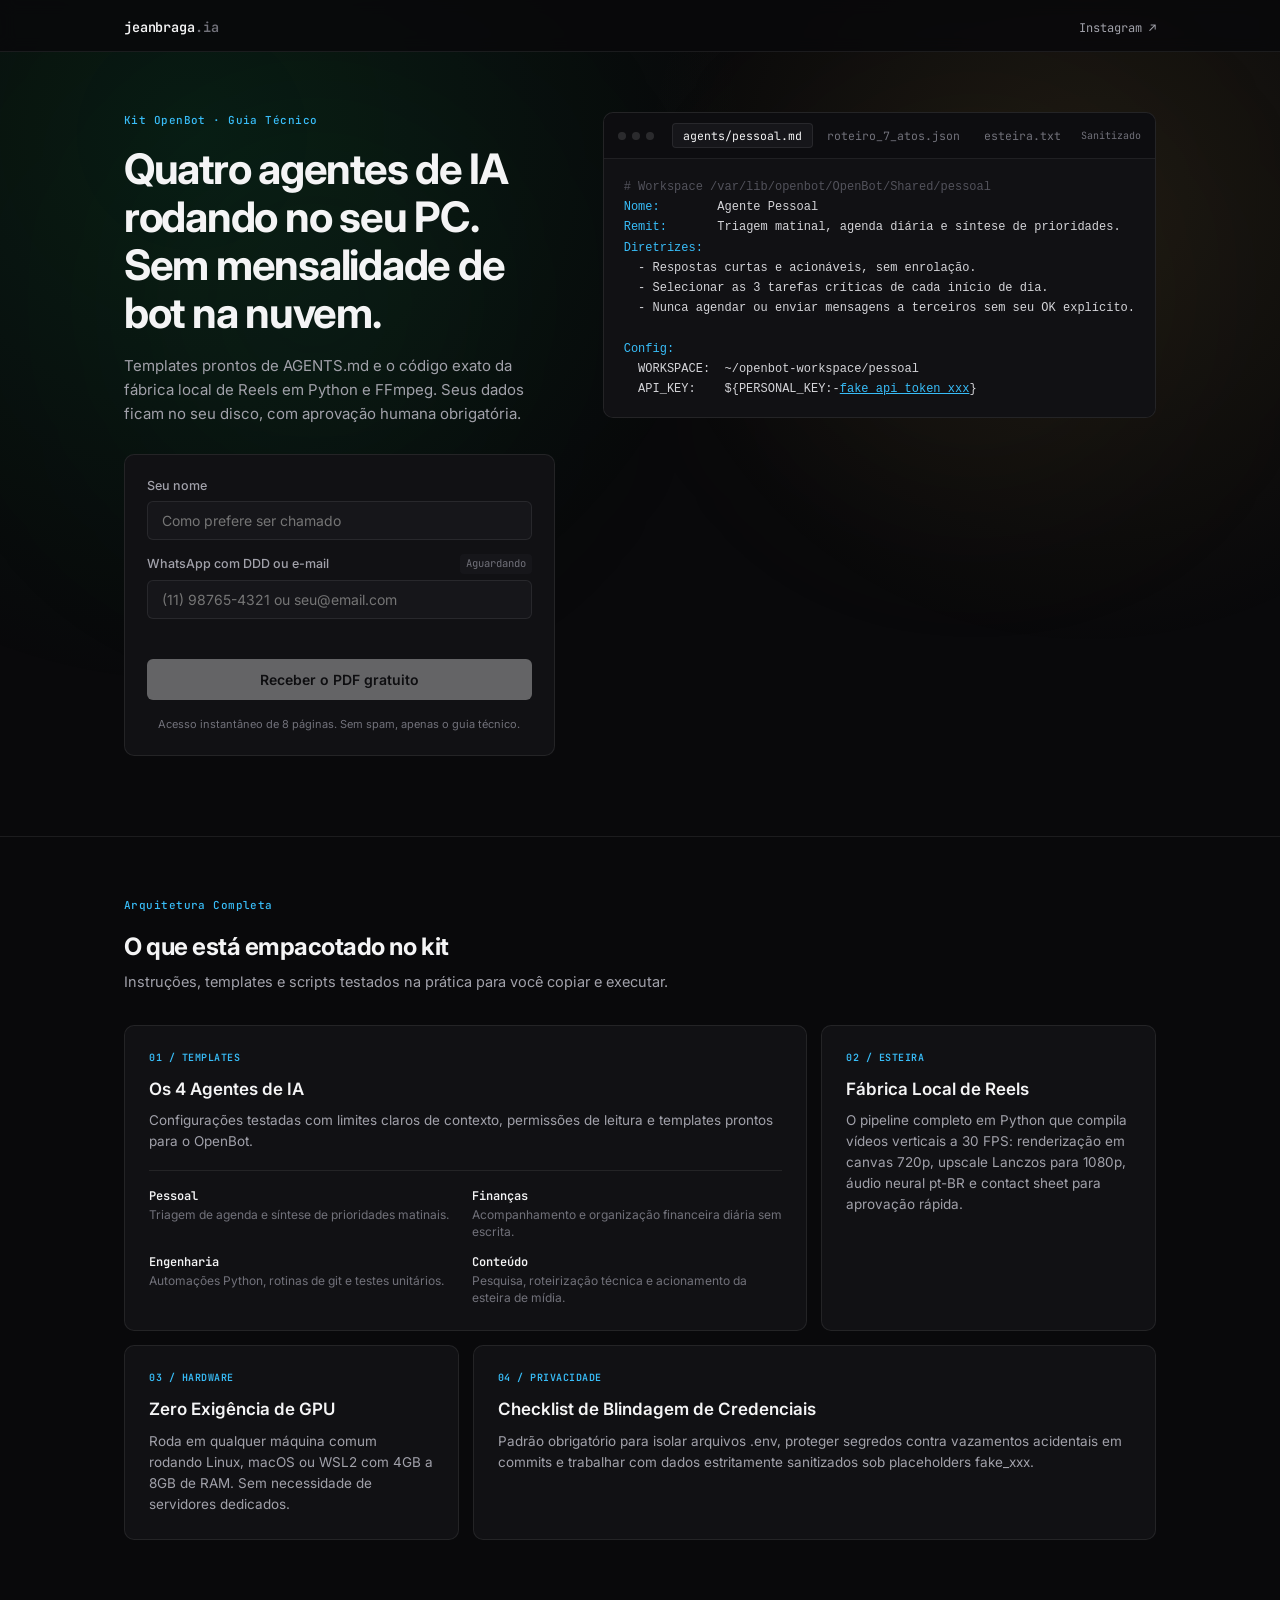
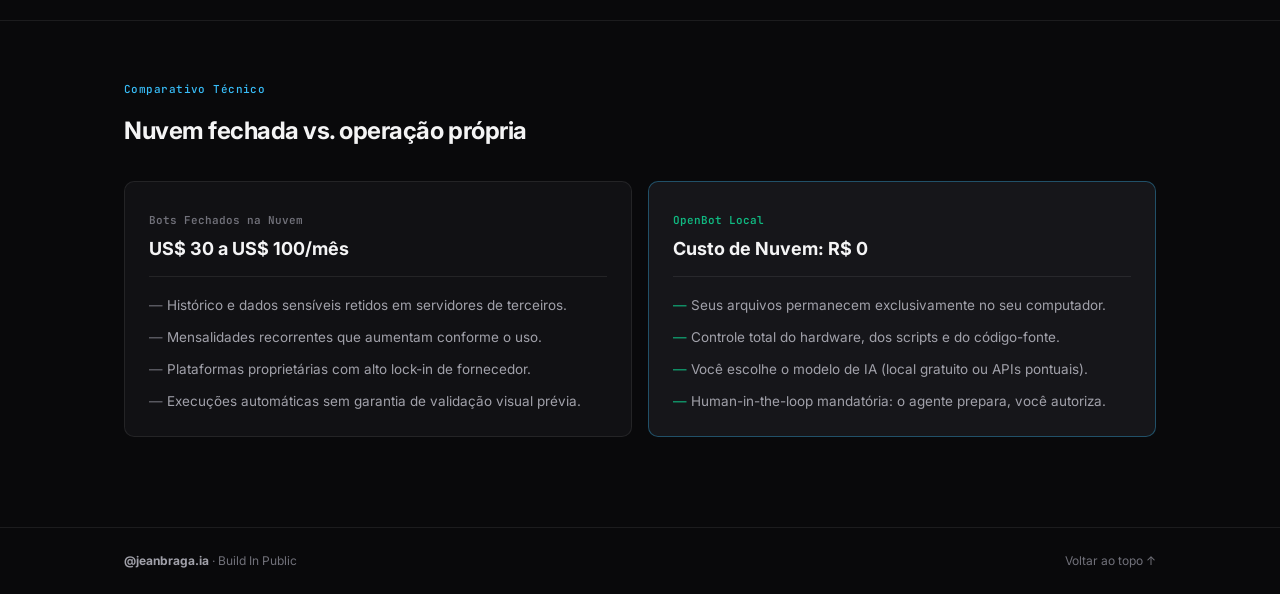
<file: index.html>
<!DOCTYPE html>
<html lang="pt-BR">
<head>
  <meta charset="UTF-8">
  <meta name="viewport" content="width=device-width, initial-scale=1.0">
  <title>Kit OpenBot: Time de 4 Agentes & Fábrica Local de Reels — @jeanbraga.ia</title>
  <meta name="description" content="Guia técnico e templates sanitizados para operar 4 agentes de IA e esteira local de Reels no seu computador, com privacidade e sem mensalidades.">
  <link rel="preconnect" href="https://fonts.googleapis.com">
  <link rel="preconnect" href="https://fonts.gstatic.com" crossorigin>
  <link href="https://fonts.googleapis.com/css2?family=Inter:wght@400;500;600;700&family=JetBrains+Mono:wght@400;500&display=swap" rel="stylesheet">
  <link rel="stylesheet" href="styles.css">
</head>
<body>
  <!-- Header Minimalista (1 linha limpa) -->
  <header class="top-nav">
    <div class="nav-container">
      <div class="nav-left">
        <a href="/" class="brand-link">jeanbraga<span class="brand-dim">.ia</span></a>
      </div>
      <div class="nav-right">
        <a href="https://instagram.com/jeanbraga.ia" target="_blank" rel="noopener noreferrer" class="social-link">
          Instagram ↗
        </a>
      </div>
    </div>
  </header>

  <main>
    <!-- Hero Assimétrico: Copy + Form na Esquerda, Preview Interativo na Direita -->
    <section class="hero-section">
      <div class="hero-container">
        <div class="hero-grid">
          <!-- Coluna Esquerda: Form & Copy -->
          <div class="hero-content">
            <div class="mono-eyebrow">Kit OpenBot · Guia Técnico</div>
            <h1 class="hero-title">
              Quatro agentes de IA rodando no seu PC. Sem mensalidade de bot na nuvem.
            </h1>
            <p class="hero-subtitle">
              Templates prontos de AGENTS.md e o código exato da fábrica local de Reels em Python e FFmpeg. Seus dados ficam no seu disco, com aprovação humana obrigatória.
            </p>

            <div class="form-card">
              <form 
                name="kit-openbot-leads" 
                method="POST" 
                data-netlify="true" 
                netlify-honeypot="bot-field"
                action="/obrigado.html" 
                id="leadForm" 
                class="capture-form"
              >
                <!-- Netlify Bot & Form Name -->
                <input type="hidden" name="form-name" value="kit-openbot-leads" />
                <p class="hidden-field"><label>Não preencha: <input name="bot-field" /></label></p>

                <!-- Hidden Tracking Fields -->
                <input type="hidden" name="contact_type" id="contact_type" value="unknown" />
                <input type="hidden" name="contact_normalized" id="contact_normalized" value="" />
                <input type="hidden" name="campaign_slug" id="campaign_slug" value="reel_2026_11_23_openbot" />
                <input type="hidden" name="keyword" id="keyword" value="OPENBOT" />
                <input type="hidden" name="utm_source" id="utm_source" value="" />
                <input type="hidden" name="utm_medium" id="utm_medium" value="" />
                <input type="hidden" name="utm_campaign" id="utm_campaign" value="" />
                <input type="hidden" name="utm_content" id="utm_content" value="" />
                <input type="hidden" name="page_url" id="page_url" value="" />

                <!-- Campo 1: Nome -->
                <div class="field-block">
                  <label for="lead_name" class="field-label">Seu nome</label>
                  <input 
                    type="text" 
                    id="lead_name" 
                    name="name" 
                    class="field-input" 
                    placeholder="Como prefere ser chamado" 
                    required 
                    autocomplete="name"
                  />
                </div>

                <!-- Campo 2 Inteligente: WhatsApp ou E-mail -->
                <div class="field-block">
                  <div class="label-row">
                    <label for="contact_input" class="field-label">WhatsApp com DDD ou e-mail</label>
                    <span id="contact_badge" class="type-badge">Aguardando</span>
                  </div>
                  <input 
                    type="text" 
                    id="contact_input" 
                    name="contact_raw" 
                    class="field-input" 
                    placeholder="(11) 98765-4321 ou seu@email.com" 
                    required 
                    autocomplete="off"
                  />
                  <div id="validation_msg" class="field-feedback"></div>
                </div>

                <button type="submit" id="submitBtn" class="submit-btn" disabled>
                  Receber o PDF gratuito
                </button>

                <p class="legal-notice">
                  Acesso instantâneo de 8 páginas. Sem spam, apenas o guia técnico.
                </p>
              </form>
            </div>
          </div>

          <!-- Coluna Direita: Interactive Window (Resend / Raycast style) -->
          <div class="hero-preview">
            <div class="terminal-window">
              <div class="terminal-bar">
                <div class="terminal-dots">
                  <span class="t-dot"></span>
                  <span class="t-dot"></span>
                  <span class="t-dot"></span>
                </div>
                <div class="terminal-tabs">
                  <button class="t-tab active" data-tab="pessoal">agents/pessoal.md</button>
                  <button class="t-tab" data-tab="roteiro">roteiro_7_atos.json</button>
                  <button class="t-tab" data-tab="esteira">esteira.txt</button>
                </div>
                <div class="terminal-pill">Sanitizado</div>
              </div>

              <div class="terminal-content">
                <!-- Aba 1: pessoal.md -->
                <pre id="code-pessoal" class="code-pane active"><code><span class="k-comment"># Workspace /var/lib/openbot/OpenBot/Shared/pessoal</span>
<span class="k-key">Nome:</span>        Agente Pessoal
<span class="k-key">Remit:</span>       Triagem matinal, agenda diária e síntese de prioridades.
<span class="k-key">Diretrizes:</span>  
  - Respostas curtas e acionáveis, sem enrolação.
  - Selecionar as 3 tarefas críticas de cada início de dia.
  - Nunca agendar ou enviar mensagens a terceiros sem seu OK explícito.

<span class="k-key">Config:</span>
  WORKSPACE:  ~/openbot-workspace/pessoal
  API_KEY:    ${PERSONAL_KEY:-<span class="k-accent">fake_api_token_xxx</span>}</code></pre>

                <!-- Aba 2: roteiro_7_atos.json -->
                <pre id="code-roteiro" class="code-pane"><code>{
  <span class="k-str">"id"</span>: <span class="k-str">"2026-11-23-time-4-agentes-openbot"</span>,
  <span class="k-str">"brand"</span>: <span class="k-str">"@jeanbraga.ia"</span>,
  <span class="k-str">"keyword"</span>: <span class="k-str">"OPENBOT"</span>,
  <span class="k-str">"acts"</span>: [
    { <span class="k-str">"act"</span>: 1, <span class="k-str">"hook"</span>: <span class="k-str">"4 IAs no meu PC antigo sem bot de $30/mês"</span> },
    { <span class="k-str">"act"</span>: 2, <span class="k-str">"roles"</span>: [<span class="k-str">"Pessoal"</span>, <span class="k-str">"Finanças"</span>, <span class="k-str">"Dev"</span>, <span class="k-str">"Conteúdo"</span>] },
    { <span class="k-str">"act"</span>: 3, <span class="k-str">"privacy"</span>: <span class="k-str">"Seus dados no seu disco, sem lock-in"</span> },
    { <span class="k-str">"act"</span>: 4, <span class="k-str">"control"</span>: <span class="k-str">"Rotina autônoma + seu OK antes de publicar"</span> },
    { <span class="k-str">"act"</span>: 5, <span class="k-str">"proof"</span>: <span class="k-str">"Este próprio vídeo saiu dessa esteira local"</span> },
    { <span class="k-str">"act"</span>: 6, <span class="k-str">"setup"</span>: <span class="k-str">"FFmpeg + Python + Pillow em 720p/1080p"</span> },
    { <span class="k-str">"act"</span>: 7, <span class="k-str">"cta"</span>: <span class="k-str">"Comenta OPENBOT para o kit completo"</span> }
  ]
}</code></pre>

                <!-- Aba 3: esteira.txt -->
                <pre id="code-esteira" class="code-pane"><code><span class="k-comment">ESTEIRA DE PRODUÇÃO LOCAL (HUMAN-IN-THE-LOOP)</span>

[1. Cron / Evento]  ──>  Dispara rotina no OpenBot local
                             │
[2. Agente Especialista]  ──>  Executa tarefa em sandbox privada
                             │
[3. Artefato Compilado]   ──>  Gera vídeo MP4 + folha de contato (contact sheet)
                             │
[4. Interface de Revisão] ──>  Apresenta resultado no chat local
                             │
[5. Seu OK Obrigatório]   ──>  Apenas você autoriza envio ou publicação</code></pre>
              </div>
            </div>
          </div>
        </div>
      </div>
    </section>

    <!-- Bento Grid Monocromático Asimétrico -->
    <section class="bento-section">
      <div class="bento-container">
        <div class="section-heading">
          <div class="mono-eyebrow">Arquitetura Completa</div>
          <h2 class="section-title">O que está empacotado no kit</h2>
          <p class="section-desc">Instruções, templates e scripts testados na prática para você copiar e executar.</p>
        </div>

        <div class="bento-grid">
          <!-- Card Hero: 4 Agentes -->
          <div class="bento-card bento-span-2">
            <span class="card-num">01 / TEMPLATES</span>
            <h3>Os 4 Agentes de IA</h3>
            <p>Configurações testadas com limites claros de contexto, permissões de leitura e templates prontos para o OpenBot.</p>
            <div class="agent-roles-list">
              <div class="role-item">
                <span class="role-name">Pessoal</span>
                <span class="role-desc">Triagem de agenda e síntese de prioridades matinais.</span>
              </div>
              <div class="role-item">
                <span class="role-name">Finanças</span>
                <span class="role-desc">Acompanhamento e organização financeira diária sem escrita.</span>
              </div>
              <div class="role-item">
                <span class="role-name">Engenharia</span>
                <span class="role-desc">Automações Python, rotinas de git e testes unitários.</span>
              </div>
              <div class="role-item">
                <span class="role-name">Conteúdo</span>
                <span class="role-desc">Pesquisa, roteirização técnica e acionamento da esteira de mídia.</span>
              </div>
            </div>
          </div>

          <!-- Card: Fábrica Local de Reels -->
          <div class="bento-card">
            <span class="card-num">02 / ESTEIRA</span>
            <h3>Fábrica Local de Reels</h3>
            <p>O pipeline completo em Python que compila vídeos verticais a 30 FPS: renderização em canvas 720p, upscale Lanczos para 1080p, áudio neural pt-BR e contact sheet para aprovação rápida.</p>
          </div>

          <!-- Card: Setup Modesto -->
          <div class="bento-card">
            <span class="card-num">03 / HARDWARE</span>
            <h3>Zero Exigência de GPU</h3>
            <p>Roda em qualquer máquina comum rodando Linux, macOS ou WSL2 com 4GB a 8GB de RAM. Sem necessidade de servidores dedicados.</p>
          </div>

          <!-- Card Wide: Blindagem de Credenciais -->
          <div class="bento-card bento-span-2">
            <span class="card-num">04 / PRIVACIDADE</span>
            <h3>Checklist de Blindagem de Credenciais</h3>
            <p>Padrão obrigatório para isolar arquivos .env, proteger segredos contra vazamentos acidentais em commits e trabalhar com dados estritamente sanitizados sob placeholders fake_xxx.</p>
          </div>
        </div>
      </div>
    </section>

    <!-- Comparativo Objetivo (2 Colunas com Divisória Fina) -->
    <section class="compare-section">
      <div class="bento-container">
        <div class="section-heading">
          <div class="mono-eyebrow">Comparativo Técnico</div>
          <h2 class="section-title">Nuvem fechada vs. operação própria</h2>
        </div>

        <div class="compare-grid">
          <div class="compare-box">
            <div class="compare-header">
              <span class="compare-tag dim">Bots Fechados na Nuvem</span>
              <h4>US$ 30 a US$ 100/mês</h4>
            </div>
            <ul class="compare-list">
              <li>Histórico e dados sensíveis retidos em servidores de terceiros.</li>
              <li>Mensalidades recorrentes que aumentam conforme o uso.</li>
              <li>Plataformas proprietárias com alto lock-in de fornecedor.</li>
              <li>Execuções automáticas sem garantia de validação visual prévia.</li>
            </ul>
          </div>

          <div class="compare-box highlight">
            <div class="compare-header">
              <span class="compare-tag active">OpenBot Local</span>
              <h4>Custo de Nuvem: R$ 0</h4>
            </div>
            <ul class="compare-list">
              <li>Seus arquivos permanecem exclusivamente no seu computador.</li>
              <li>Controle total do hardware, dos scripts e do código-fonte.</li>
              <li>Você escolhe o modelo de IA (local gratuito ou APIs pontuais).</li>
              <li>Human-in-the-loop mandatória: o agente prepara, você autoriza.</li>
            </ul>
          </div>
        </div>
      </div>
    </section>
  </main>

  <!-- Rodapé Sóbrio -->
  <footer class="page-footer">
    <div class="bento-container footer-flex">
      <div class="footer-meta">
        <strong>@jeanbraga.ia</strong> · Build In Public
      </div>
      <div class="footer-actions">
        <a href="#leadForm" class="back-top-link">Voltar ao topo ↑</a>
      </div>
    </div>
  </footer>

  <script src="app.js"></script>
</body>
</html>
</file>
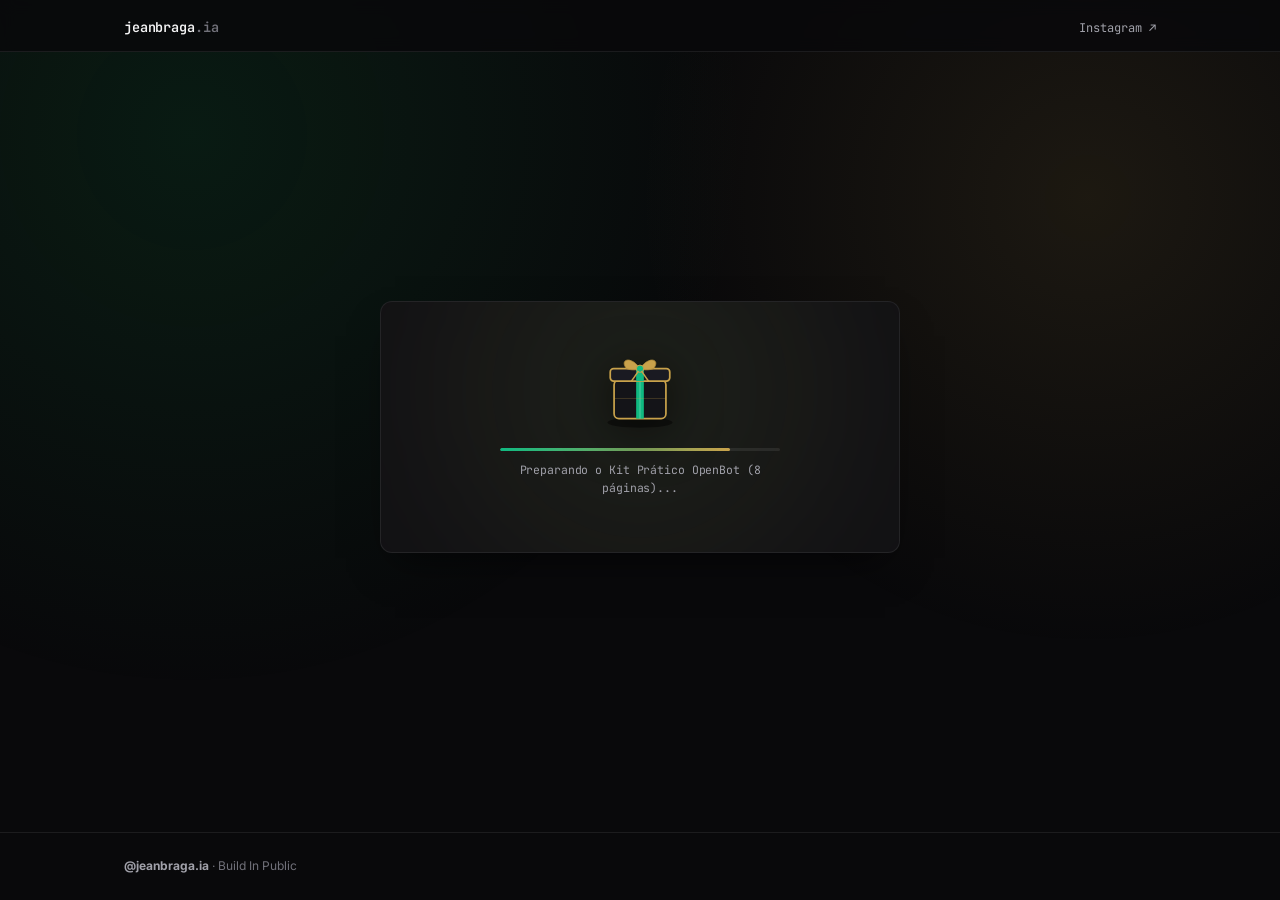
<file: obrigado.html>
<!DOCTYPE html>
<html lang="pt-BR">
<head>
  <meta charset="UTF-8">
  <meta name="viewport" content="width=device-width, initial-scale=1.0">
  <title>Kit Liberado — @jeanbraga.ia</title>
  <link rel="preconnect" href="https://fonts.googleapis.com">
  <link rel="preconnect" href="https://fonts.gstatic.com" crossorigin>
  <link href="https://fonts.googleapis.com/css2?family=Inter:wght@400;500;600;700&family=JetBrains+Mono:wght@400;500;600&display=swap" rel="stylesheet">
  <link rel="stylesheet" href="styles.css">
</head>
<body>
  <header class="top-nav">
    <div class="nav-container">
      <div class="nav-left">
        <a href="/" class="brand-link">jeanbraga<span class="brand-dim">.ia</span></a>
      </div>
      <div class="nav-right">
        <a href="https://instagram.com/jeanbraga.ia" target="_blank" rel="noopener noreferrer" class="social-link">Instagram ↗</a>
      </div>
    </div>
  </header>

  <main class="thankyou-wrapper">
    <div class="hero-container">
      <div class="thankyou-card">
        <canvas id="confettiCanvas" class="confetti-canvas"></canvas>

        <!-- Fase 1: Caixinha de Presente e Loading -->
        <div class="unboxing-stage">
          <div class="gift-box-wrap" id="giftBoxWrap">
            <svg class="gift-box-svg is-loading" id="giftSvg" viewBox="0 0 100 100" fill="none" xmlns="http://www.w3.org/2000/svg">
              <defs>
                <radialGradient id="boxInnerGlow" cx="50%" cy="50%" r="50%">
                  <stop offset="0%" stop-color="#10B981" stop-opacity="0.85"/>
                  <stop offset="50%" stop-color="#C9A24B" stop-opacity="0.5"/>
                  <stop offset="100%" stop-color="#09090B" stop-opacity="0"/>
                </radialGradient>
              </defs>

              <!-- Brilho Interno (revelado ao abrir a tampa) -->
              <circle class="gift-glow" cx="50" cy="42" r="30" fill="url(#boxInnerGlow)"/>

              <!-- Base da Caixinha -->
              <g class="gift-base">
                <ellipse cx="50" cy="88" rx="34" ry="5.5" fill="rgba(0,0,0,0.45)"/>
                <rect x="23" y="44" width="54" height="40" rx="5" fill="#141418" stroke="#C9A24B" stroke-width="1.8"/>
                <!-- Fita Vertical -->
                <rect x="46" y="44" width="8" height="40" fill="#10B981"/>
                <line x1="50" y1="44" x2="50" y2="84" stroke="rgba(255,255,255,0.3)" stroke-width="1"/>
                <!-- Linha Divisória de Acabamento -->
                <line x1="23" y1="63" x2="77" y2="63" stroke="rgba(201,162,75,0.25)" stroke-width="1"/>
              </g>

              <!-- Tampa da Caixinha (anima abertura) -->
              <g class="gift-lid" id="giftLid">
                <rect x="19" y="32" width="62" height="13" rx="3.5" fill="#1A1A22" stroke="#C9A24B" stroke-width="1.8"/>
                <rect x="46" y="32" width="8" height="13" fill="#10B981"/>
                <!-- Laço em Âmbar e Nó em Esmeralda -->
                <path d="M50 32 C41 18, 28 22, 36 32 C42 34, 48 33, 50 32 Z" fill="#C9A24B" stroke="#B38E3C" stroke-width="0.8"/>
                <path d="M50 32 C59 18, 72 22, 64 32 C58 34, 52 33, 50 32 Z" fill="#C9A24B" stroke="#B38E3C" stroke-width="0.8"/>
                <circle cx="50" cy="32" r="3.8" fill="#10B981" stroke="#C9A24B" stroke-width="1"/>
                <path d="M48 35 Q44 41, 41 45" stroke="#C9A24B" stroke-width="1.6" stroke-linecap="round"/>
                <path d="M52 35 Q56 41, 59 45" stroke="#C9A24B" stroke-width="1.6" stroke-linecap="round"/>
              </g>
            </svg>
          </div>

          <div class="loading-wrapper" id="loadingWrapper">
            <div class="loading-track">
              <div class="loading-bar" id="loadingBar"></div>
            </div>
            <div class="loading-label" id="loadingLabel">Confirmando seu acesso...</div>
          </div>
        </div>

        <!-- Fase 2: Revelação e Download -->
        <div class="reveal-content" id="revealContent">
          <h1 class="thankyou-title" id="greetingTitle">Obrigado!</h1>
          <p class="thankyou-subtitle">
            Seu Kit Prático OpenBot (8 páginas) foi liberado. Todos os templates de agentes, arquitetura Hub-and-Spoke e a esteira de Reels locais estão prontos para você.
          </p>

          <div class="download-action-card">
            <a href="assets/kit-openbot-4-agentes-reels-local.pdf" download="kit-openbot-4-agentes-reels-local.pdf" class="download-btn cta-large" id="mainDownloadBtn">
              <svg class="btn-icon dl-icon" width="20" height="20" viewBox="0 0 24 24" fill="none" stroke="currentColor" stroke-width="2.2" stroke-linecap="round" stroke-linejoin="round">
                <path d="M21 15v4a2 2 0 0 1-2 2H5a2 2 0 0 1-2-2v-4"/>
                <polyline points="7 10 12 15 17 10"/>
                <line x1="12" y1="15" x2="12" y2="3"/>
              </svg>
              <span class="btn-text">Baixar Kit OpenBot (PDF · 8 páginas)</span>
            </a>
            <div class="download-meta-info">
              <span>PDF Vetorial</span> · <span>8 Páginas A4</span> · <span>Download Direto</span>
            </div>
          </div>

          <!-- Mini-bloco: Próximos 5 minutos -->
          <div class="quickstart-card">
            <div class="quickstart-header">
              <svg width="15" height="15" viewBox="0 0 24 24" fill="none" stroke="#C9A24B" stroke-width="2.2" stroke-linecap="round" stroke-linejoin="round">
                <circle cx="12" cy="12" r="10"/>
                <polyline points="12 6 12 12 16 14"/>
              </svg>
              <span>Por onde começar nos próximos 5 minutos</span>
            </div>
            <ol class="quickstart-steps">
              <li>
                <span class="step-num">01</span>
                <div class="step-body">
                  <strong>Extraia o quarteto:</strong> veja na página 2 como os 4 agentes trabalham em paralelo.
                </div>
              </li>
              <li>
                <span class="step-num">02</span>
                <div class="step-body">
                  <strong>Copie as personas:</strong> use os prompts sanitizados de <code>AGENTS.md</code> (páginas 4 e 5).
                </div>
              </li>
              <li>
                <span class="step-num">03</span>
                <div class="step-body">
                  <strong>Rode a fábrica local:</strong> execute a automação de Reels sem custos de nuvem (página 6).
                </div>
              </li>
            </ol>
          </div>

          <div class="return-nav">
            <a href="https://instagram.com/jeanbraga.ia" target="_blank" rel="noopener noreferrer" class="social-back-btn">
              Voltar para @jeanbraga.ia no Instagram ↗
            </a>
            <a href="index.html" class="back-home-link">← Voltar para a página inicial</a>
          </div>
        </div>

      </div>
    </div>
  </main>

  <footer class="page-footer">
    <div class="bento-container footer-flex">
      <div class="footer-meta">
        <strong>@jeanbraga.ia</strong> · Build In Public
      </div>
    </div>
  </footer>

  <script>
    function getLeadName() {
      // 1. URL search params (?name=...)
      const urlParam = new URLSearchParams(window.location.search).get("name");
      if (urlParam && urlParam.trim()) {
        return urlParam.trim();
      }
      // 2. sessionStorage
      try {
        const sessionName = sessionStorage.getItem("openbot_lead_name");
        if (sessionName && sessionName.trim()) return sessionName.trim();
      } catch (e) {}
      // 3. localStorage
      try {
        const localName = localStorage.getItem("openbot_lead_name");
        if (localName && localName.trim()) return localName.trim();
      } catch (e) {}
      return null;
    }

    function launchConfetti(canvas) {
      if (!canvas) return;
      const ctx = canvas.getContext("2d");
      const rect = canvas.getBoundingClientRect();
      const dpr = window.devicePixelRatio || 1;
      canvas.width = rect.width * dpr;
      canvas.height = rect.height * dpr;
      ctx.scale(dpr, dpr);

      const colors = ["#10B981", "#C9A24B", "#F8FAFC", "#38BDF8"];
      const particles = [];
      const originX = rect.width / 2;
      const originY = 85;
      const count = 75;

      for (let i = 0; i < count; i++) {
        const angle = Math.PI * 0.15 + Math.random() * Math.PI * 0.7;
        const speed = 4 + Math.random() * 8.5;
        particles.push({
          x: originX + (Math.random() - 0.5) * 24,
          y: originY + (Math.random() - 0.5) * 12,
          vx: (Math.random() - 0.5) * 8.5,
          vy: -Math.sin(angle) * speed,
          size: 4 + Math.random() * 5,
          color: colors[Math.floor(Math.random() * colors.length)],
          rotation: Math.random() * 360,
          vRot: (Math.random() - 0.5) * 14,
          opacity: 1,
          shape: Math.random() > 0.4 ? "rect" : "circle"
        });
      }

      let startTime = performance.now();
      function animate(now) {
        const elapsed = now - startTime;
        ctx.clearRect(0, 0, rect.width, rect.height);
        let active = false;

        particles.forEach(p => {
          p.x += p.vx;
          p.y += p.vy;
          p.vy += 0.16;
          p.vx *= 0.985;
          p.vy *= 0.985;
          p.rotation += p.vRot;

          if (elapsed > 1100) {
            p.opacity -= 0.016;
          }

          if (p.opacity > 0) {
            active = true;
            ctx.save();
            ctx.globalAlpha = Math.max(0, p.opacity);
            ctx.translate(p.x, p.y);
            ctx.rotate((p.rotation * Math.PI) / 180);
            ctx.fillStyle = p.color;

            if (p.shape === "circle") {
              ctx.beginPath();
              ctx.arc(0, 0, p.size / 2, 0, Math.PI * 2);
              ctx.fill();
            } else {
              ctx.fillRect(-p.size / 2, -p.size / 3, p.size, p.size * 0.7);
            }
            ctx.restore();
          }
        });

        if (active && elapsed < 3500) {
          requestAnimationFrame(animate);
        } else {
          ctx.clearRect(0, 0, rect.width, rect.height);
        }
      }

      requestAnimationFrame(animate);
    }

    document.addEventListener("DOMContentLoaded", () => {
      const prefersReducedMotion = window.matchMedia("(prefers-reduced-motion: reduce)").matches;
      const rawName = getLeadName();

      // Personalização com primeiro nome limpo
      const greetingEl = document.getElementById("greetingTitle");
      if (rawName && greetingEl) {
        const firstName = rawName.trim().split(" ")[0].replace(/[^\wÀ-ú]/gi, "");
        if (firstName) {
          greetingEl.innerHTML = `Obrigado, <span class="highlight-name">${firstName}</span>!`;
        } else {
          greetingEl.textContent = "Obrigado!";
        }
      } else if (greetingEl) {
        greetingEl.textContent = "Obrigado!";
      }

      const giftBoxWrap = document.getElementById("giftBoxWrap");
      const giftSvg = document.getElementById("giftSvg");
      const loadingBar = document.getElementById("loadingBar");
      const loadingLabel = document.getElementById("loadingLabel");
      const loadingWrapper = document.getElementById("loadingWrapper");
      const revealContent = document.getElementById("revealContent");
      const confettiCanvas = document.getElementById("confettiCanvas");
      const downloadBtn = document.getElementById("mainDownloadBtn");

      function triggerDownload() {
        try {
          const a = document.createElement("a");
          a.href = "assets/kit-openbot-4-agentes-reels-local.pdf";
          a.download = "kit-openbot-4-agentes-reels-local.pdf";
          document.body.appendChild(a);
          a.click();
          document.body.removeChild(a);
        } catch (e) {}
      }

      if (downloadBtn) {
        downloadBtn.addEventListener("click", () => {
          const textEl = downloadBtn.querySelector(".btn-text");
          const originalText = textEl ? textEl.textContent : "Baixar Kit OpenBot (PDF · 8 páginas)";
          downloadBtn.classList.add("download-success");
          if (textEl) textEl.textContent = "Download iniciado ✓";
          setTimeout(() => {
            downloadBtn.classList.remove("download-success");
            if (textEl) textEl.textContent = originalText;
          }, 3500);
        });
      }

      // Se usuário prefere movimento reduzido, revela imediatamente
      if (prefersReducedMotion) {
        if (giftSvg) giftSvg.classList.remove("is-loading");
        if (giftBoxWrap) giftBoxWrap.classList.add("is-open");
        if (loadingWrapper) loadingWrapper.style.display = "none";
        if (revealContent) revealContent.classList.add("is-revealed");
        setTimeout(triggerDownload, 800);
        return;
      }

      // Fase 1: Animação e passos de progresso (~1.6s total)
      if (loadingBar) loadingBar.style.width = "38%";

      setTimeout(() => {
        if (loadingLabel) loadingLabel.textContent = "Preparando o Kit Prático OpenBot (8 páginas)...";
        if (loadingBar) loadingBar.style.width = "82%";
      }, 550);

      setTimeout(() => {
        if (loadingLabel) loadingLabel.textContent = "Presente liberado!";
        if (loadingBar) loadingBar.style.width = "100%";
      }, 1250);

      // Fase 2: Abertura da caixinha e unboxing
      setTimeout(() => {
        if (giftSvg) giftSvg.classList.remove("is-loading");
        if (giftBoxWrap) giftBoxWrap.classList.add("is-open");

        // Disparo dos confetes
        launchConfetti(confettiCanvas);

        // Recolhe loading
        if (loadingWrapper) {
          loadingWrapper.style.opacity = "0";
          setTimeout(() => { loadingWrapper.style.display = "none"; }, 400);
        }

        // Revela conteúdo
        if (revealContent) {
          revealContent.classList.add("is-revealed");
        }

        // Disparo automático sutil do download
        setTimeout(triggerDownload, 1100);
      }, 1600);
    });
  </script>
</body>
</html>
</file>
<file: styles.css>
/* styles.css — Design Editorial Anti-AI-Slop (@jeanbraga.ia) */
:root {
  --bg-page: #09090B;
  --bg-surface-1: #111114;
  --bg-surface-2: #16161A;
  --bg-surface-3: #1F1F24;
  
  --border-hairline: rgba(255, 255, 255, 0.08);
  --border-hover: rgba(255, 255, 255, 0.16);
  --border-focus: rgba(56, 189, 248, 0.45);
  
  --text-primary: #F4F4F5;
  --text-secondary: #A1A1AA;
  --text-muted: #71717A;
  
  --accent-tech: #38BDF8;
  --accent-signal: #10B981;
  --accent-danger: #EF4444;
  --aura-emerald: #0D8C46;
  --aura-amber: #C9A24B;
  
  --cta-bg: #FFFFFF;
  --cta-text: #09090B;
  --cta-hover: #E4E4E7;
  
  --font-sans: "Inter", -apple-system, BlinkMacSystemFont, "Segoe UI", Roboto, sans-serif;
  --font-mono: "JetBrains Mono", ui-monospace, SFMono-Regular, monospace;
}

* {
  box-sizing: border-box;
  margin: 0;
  padding: 0;
}

html {
  scroll-behavior: smooth;
}

body {
  position: relative;
  background-color: var(--bg-page);
  color: var(--text-primary);
  font-family: var(--font-sans);
  line-height: 1.5;
  -webkit-font-smoothing: antialiased;
  min-height: 100vh;
  overflow-x: hidden;
}

/* Subtle, wide blurred background atmosphere in profile colors (Brand Kit 1.0 @jeanbraga.ia) */
body::before {
  content: "";
  position: fixed;
  top: 0;
  left: 0;
  right: 0;
  bottom: 0;
  background: 
    radial-gradient(850px circle at 15% 15%, rgba(13, 140, 70, 0.14) 0%, transparent 65%),
    radial-gradient(750px circle at 85% 22%, rgba(201, 162, 75, 0.10) 0%, transparent 60%);
  pointer-events: none;
  z-index: 0;
}

.top-nav,
main,
footer {
  position: relative;
  z-index: 1;
}

/* Nav */
.top-nav {
  border-bottom: 1px solid var(--border-hairline);
  background: rgba(9, 9, 11, 0.85);
  backdrop-filter: blur(8px);
  position: sticky;
  top: 0;
  z-index: 100;
  height: 52px;
}

.nav-container {
  max-width: 1080px;
  margin: 0 auto;
  padding: 0 24px;
  height: 100%;
  display: flex;
  align-items: center;
  justify-content: space-between;
}

.brand-link {
  font-family: var(--font-mono);
  font-size: 13.5px;
  font-weight: 600;
  color: var(--text-primary);
  text-decoration: none;
  letter-spacing: -0.01em;
}

.brand-dim {
  color: var(--text-muted);
}

.social-link {
  font-family: var(--font-mono);
  font-size: 12px;
  color: var(--text-secondary);
  text-decoration: none;
  transition: color 0.15s ease;
}

.social-link:hover {
  color: var(--text-primary);
}

/* Container */
.hero-container,
.bento-container {
  max-width: 1080px;
  margin: 0 auto;
  padding: 0 24px;
}

/* Hero Section */
.hero-section {
  padding: 60px 0 80px;
}

.hero-grid {
  display: grid;
  grid-template-columns: 1.05fr 0.95fr;
  gap: 48px;
  align-items: start;
}

.hero-content {
  position: relative;
}

.hero-content::before {
  content: "";
  position: absolute;
  top: -50px;
  left: -50px;
  width: 480px;
  height: 480px;
  background: radial-gradient(circle, rgba(13, 140, 70, 0.15) 0%, transparent 70%);
  filter: blur(130px);
  pointer-events: none;
  z-index: -1;
}

.hero-preview {
  position: relative;
}

.hero-preview::before {
  content: "";
  position: absolute;
  top: -40px;
  right: -40px;
  width: 440px;
  height: 440px;
  background: radial-gradient(circle, rgba(201, 162, 75, 0.10) 0%, transparent 70%);
  filter: blur(120px);
  pointer-events: none;
  z-index: -1;
}

.mono-eyebrow {
  font-family: var(--font-mono);
  font-size: 11px;
  font-weight: 500;
  color: var(--accent-tech);
  letter-spacing: 0.04em;
  margin-bottom: 16px;
}

.hero-title {
  font-size: clamp(30px, 4vw, 42px);
  font-weight: 700;
  line-height: 1.15;
  letter-spacing: -0.03em;
  color: var(--text-primary);
  margin-bottom: 16px;
}

.hero-subtitle {
  font-size: 15px;
  line-height: 1.6;
  color: var(--text-secondary);
  margin-bottom: 28px;
}

/* Form Card */
.form-card {
  background: var(--bg-surface-1);
  border: 1px solid var(--border-hairline);
  border-radius: 10px;
  padding: 22px;
}

.capture-form {
  display: flex;
  flex-direction: column;
  gap: 14px;
}

.hidden-field {
  display: none !important;
}

.field-block {
  display: flex;
  flex-direction: column;
  gap: 6px;
}

.label-row {
  display: flex;
  justify-content: space-between;
  align-items: center;
}

.field-label {
  font-size: 12.5px;
  font-weight: 500;
  color: var(--text-secondary);
}

.type-badge {
  font-family: var(--font-mono);
  font-size: 10.5px;
  padding: 2px 6px;
  border-radius: 4px;
  background: var(--bg-surface-2);
  color: var(--text-muted);
}

.type-badge.whatsapp {
  background: rgba(16, 185, 129, 0.15);
  color: var(--accent-signal);
}

.type-badge.email {
  background: rgba(56, 189, 248, 0.15);
  color: var(--accent-tech);
}

.field-input {
  background: var(--bg-surface-2);
  border: 1px solid var(--border-hairline);
  border-radius: 6px;
  padding: 10px 14px;
  font-size: 14px;
  color: var(--text-primary);
  font-family: var(--font-sans);
  transition: border-color 0.15s ease;
}

.field-input:focus {
  outline: none;
  border-color: var(--border-focus);
}

.field-input.valid-field {
  border-color: var(--accent-signal);
}

.field-input.invalid-field {
  border-color: var(--accent-danger);
}

.field-feedback {
  font-family: var(--font-mono);
  font-size: 11px;
  min-height: 16px;
}

.field-feedback.error {
  color: var(--accent-danger);
}

.field-feedback.success {
  color: var(--accent-signal);
}

.submit-btn {
  background: var(--cta-bg);
  color: var(--cta-text);
  border: none;
  border-radius: 6px;
  padding: 12px 20px;
  font-size: 14px;
  font-weight: 600;
  font-family: var(--font-sans);
  cursor: pointer;
  transition: background-color 0.15s ease, opacity 0.15s ease;
  margin-top: 4px;
}

.submit-btn:hover:not(:disabled) {
  background: var(--cta-hover);
}

.submit-btn:disabled {
  opacity: 0.35;
  cursor: not-allowed;
}

.legal-notice {
  font-size: 11px;
  color: var(--text-muted);
  text-align: center;
  margin-top: 2px;
}

/* Terminal / Code Window */
.terminal-window {
  background: var(--bg-surface-1);
  border: 1px solid var(--border-hairline);
  border-radius: 10px;
  overflow: hidden;
}

.terminal-bar {
  display: flex;
  align-items: center;
  justify-content: space-between;
  padding: 10px 14px;
  border-bottom: 1px solid var(--border-hairline);
  background: rgba(9, 9, 11, 0.4);
}

.terminal-dots {
  display: flex;
  gap: 6px;
  width: 44px;
}

.t-dot {
  width: 8px;
  height: 8px;
  border-radius: 50%;
  background: rgba(255, 255, 255, 0.12);
}

.terminal-tabs {
  display: flex;
  gap: 4px;
}

.t-tab {
  background: none;
  border: none;
  color: var(--text-muted);
  font-family: var(--font-mono);
  font-size: 11.5px;
  padding: 4px 10px;
  border-radius: 4px;
  cursor: pointer;
  transition: all 0.15s ease;
}

.t-tab:hover {
  color: var(--text-secondary);
}

.t-tab.active {
  color: var(--text-primary);
  background: var(--bg-surface-2);
  border: 1px solid var(--border-hairline);
}

.terminal-pill {
  font-family: var(--font-mono);
  font-size: 10px;
  color: var(--text-muted);
}

.terminal-content {
  padding: 18px 20px;
  background: var(--bg-surface-1);
}

.code-pane {
  display: none;
  font-family: var(--font-mono);
  font-size: 12px;
  line-height: 1.6;
  color: #D4D4D8;
  overflow-x: auto;
}

.code-pane.active {
  display: block;
}

.k-comment { color: #52525B; }
.k-key { color: var(--accent-tech); font-weight: 500; }
.k-str { color: var(--accent-signal); }
.k-accent { color: var(--accent-tech); text-decoration: underline; }

/* Bento Section */
.bento-section {
  padding: 60px 0 80px;
  border-top: 1px solid var(--border-hairline);
}

.section-heading {
  margin-bottom: 32px;
}

.section-title {
  font-size: 24px;
  font-weight: 700;
  letter-spacing: -0.02em;
  color: var(--text-primary);
  margin-bottom: 6px;
}

.section-desc {
  font-size: 14.5px;
  color: var(--text-secondary);
}

.bento-grid {
  display: grid;
  grid-template-columns: repeat(3, 1fr);
  gap: 14px;
}

.bento-card {
  background: var(--bg-surface-1);
  border: 1px solid var(--border-hairline);
  border-radius: 10px;
  padding: 24px;
  display: flex;
  flex-direction: column;
  transition: border-color 0.2s ease;
}

.bento-card:hover {
  border-color: var(--border-hover);
}

.bento-span-2 {
  grid-column: span 2;
}

.card-num {
  font-family: var(--font-mono);
  font-size: 10px;
  font-weight: 600;
  color: var(--accent-tech);
  margin-bottom: 12px;
  letter-spacing: 0.05em;
}

.bento-card h3 {
  font-size: 17px;
  font-weight: 600;
  color: var(--text-primary);
  margin-bottom: 8px;
}

.bento-card p {
  font-size: 13.5px;
  color: var(--text-secondary);
  line-height: 1.55;
  flex-grow: 1;
}

.agent-roles-list {
  display: grid;
  grid-template-columns: 1fr 1fr;
  gap: 12px;
  margin-top: 18px;
  border-top: 1px solid var(--border-hairline);
  padding-top: 16px;
}

.role-item {
  display: flex;
  flex-direction: column;
  gap: 2px;
}

.role-name {
  font-family: var(--font-mono);
  font-size: 12px;
  font-weight: 600;
  color: var(--text-primary);
}

.role-desc {
  font-size: 12px;
  color: var(--text-muted);
  line-height: 1.4;
}

/* Compare Section */
.compare-section {
  padding: 60px 0 90px;
  border-top: 1px solid var(--border-hairline);
}

.compare-grid {
  display: grid;
  grid-template-columns: 1fr 1fr;
  gap: 16px;
}

.compare-box {
  background: var(--bg-surface-1);
  border: 1px solid var(--border-hairline);
  border-radius: 10px;
  padding: 24px;
}

.compare-box.highlight {
  border-color: rgba(56, 189, 248, 0.35);
  background: var(--bg-surface-2);
}

.compare-header {
  margin-bottom: 18px;
  border-bottom: 1px solid var(--border-hairline);
  padding-bottom: 14px;
}

.compare-tag {
  font-family: var(--font-mono);
  font-size: 11px;
  font-weight: 600;
  display: inline-block;
  margin-bottom: 6px;
}

.compare-tag.dim { color: var(--text-muted); }
.compare-tag.active { color: var(--accent-signal); }

.compare-header h4 {
  font-size: 18px;
  font-weight: 700;
  color: var(--text-primary);
}

.compare-list {
  list-style: none;
  display: flex;
  flex-direction: column;
  gap: 12px;
  font-size: 13.5px;
  color: var(--text-secondary);
}

.compare-list li {
  position: relative;
  padding-left: 18px;
  line-height: 1.5;
}

.compare-list li::before {
  content: "—";
  position: absolute;
  left: 0;
  color: var(--text-muted);
}

.compare-box.highlight .compare-list li::before {
  color: var(--accent-signal);
}

/* Thank You / Unboxing Experience (@jeanbraga.ia) */
.thankyou-wrapper {
  position: relative;
  padding: 50px 0 80px;
  min-height: calc(100vh - 120px);
  display: flex;
  align-items: center;
}

.thankyou-card {
  position: relative;
  max-width: 520px;
  width: 100%;
  margin: 0 auto;
  background: var(--bg-surface-1);
  border: 1px solid var(--border-hairline);
  border-radius: 12px;
  padding: 36px 30px;
  text-align: center;
  box-shadow: 0 20px 40px -15px rgba(0, 0, 0, 0.6);
  overflow: hidden;
}

.thankyou-card::before {
  content: "";
  position: absolute;
  top: 35%;
  left: 50%;
  transform: translate(-50%, -50%);
  width: 440px;
  height: 440px;
  background: radial-gradient(circle, rgba(13, 140, 70, 0.16) 0%, rgba(201, 162, 75, 0.11) 45%, transparent 70%);
  filter: blur(100px);
  pointer-events: none;
  z-index: 0;
}

.confetti-canvas {
  position: absolute;
  top: 0;
  left: 0;
  width: 100%;
  height: 100%;
  pointer-events: none;
  z-index: 10;
}

/* Unboxing Stage (Gift Box) */
.unboxing-stage {
  position: relative;
  z-index: 2;
  margin-bottom: 20px;
  display: flex;
  flex-direction: column;
  align-items: center;
}

.gift-box-wrap {
  position: relative;
  width: 96px;
  height: 96px;
  margin: 0 auto 14px;
}

.gift-box-svg {
  width: 96px;
  height: 96px;
  overflow: visible;
  filter: drop-shadow(0 8px 24px rgba(0, 0, 0, 0.55));
}

.gift-box-svg.is-loading {
  animation: giftWiggle 1.4s ease-in-out infinite;
}

@keyframes giftWiggle {
  0%, 100% {
    transform: scale(1) rotate(0deg);
  }
  20% {
    transform: scale(1.02) rotate(-2.5deg);
  }
  40% {
    transform: scale(1.02) rotate(2.5deg);
  }
  60% {
    transform: scale(1.01) rotate(-1deg);
  }
  80% {
    transform: scale(1.01) rotate(1deg);
  }
}

.gift-lid {
  transform-origin: 20px 38px;
  transition: transform 0.75s cubic-bezier(0.34, 1.56, 0.64, 1);
}

.gift-glow {
  opacity: 0;
  transform-origin: 50px 42px;
  transition: opacity 0.6s ease;
}

.gift-box-wrap.is-open .gift-lid {
  transform: translateY(-24px) rotate(-18deg) scale(0.96);
}

.gift-box-wrap.is-open .gift-glow {
  opacity: 1;
  animation: pulseGlow 2.5s ease-in-out infinite alternate;
}

@keyframes pulseGlow {
  0% { transform: scale(0.95); opacity: 0.75; }
  100% { transform: scale(1.15); opacity: 1; }
}

/* Loading Progress Bar */
.loading-wrapper {
  width: 100%;
  max-width: 280px;
  margin: 0 auto;
  transition: opacity 0.4s ease;
}

.loading-track {
  width: 100%;
  height: 3px;
  background: rgba(255, 255, 255, 0.08);
  border-radius: 99px;
  overflow: hidden;
  margin-bottom: 10px;
}

.loading-bar {
  width: 0%;
  height: 100%;
  background: linear-gradient(90deg, #10B981, #C9A24B);
  border-radius: 99px;
  transition: width 0.45s ease;
}

.loading-label {
  font-family: var(--font-mono);
  font-size: 11.5px;
  color: var(--text-secondary);
  letter-spacing: -0.01em;
  min-height: 18px;
  display: flex;
  align-items: center;
  justify-content: center;
}

/* Revealed Stage */
.reveal-content {
  position: relative;
  z-index: 2;
  opacity: 0;
  transform: translateY(14px);
  max-height: 0;
  overflow: hidden;
  pointer-events: none;
  transition: opacity 0.6s cubic-bezier(0.16, 1, 0.3, 1), transform 0.6s cubic-bezier(0.16, 1, 0.3, 1), max-height 0.6s cubic-bezier(0.16, 1, 0.3, 1);
}

.reveal-content.is-revealed {
  opacity: 1;
  transform: translateY(0);
  max-height: 1600px;
  pointer-events: auto;
}

.thankyou-title {
  font-size: 24px;
  font-weight: 700;
  color: #FFFFFF;
  letter-spacing: -0.02em;
  margin-bottom: 8px;
  line-height: 1.25;
}

.thankyou-title .highlight-name {
  color: #C9A24B;
}

.thankyou-subtitle {
  font-size: 13.5px;
  color: var(--text-secondary);
  line-height: 1.6;
  margin-bottom: 22px;
  max-width: 440px;
  margin-left: auto;
  margin-right: auto;
}

/* Download CTA Card */
.download-action-card {
  background: var(--bg-surface-2);
  border: 1px solid var(--border-hairline);
  border-radius: 10px;
  padding: 18px 16px;
  margin-bottom: 20px;
  display: flex;
  flex-direction: column;
  align-items: center;
  gap: 10px;
}

.download-btn.cta-large {
  display: inline-flex;
  align-items: center;
  justify-content: center;
  gap: 10px;
  width: 100%;
  max-width: 380px;
  background: #F8FAFC;
  color: #09090B;
  font-size: 14px;
  font-weight: 700;
  padding: 13px 18px;
  border-radius: 8px;
  text-decoration: none;
  border: 1px solid rgba(255, 255, 255, 0.9);
  box-shadow: 0 4px 14px rgba(255, 255, 255, 0.12);
  transition: all 0.2s ease;
  cursor: pointer;
}

.download-btn.cta-large:hover {
  background: #FFFFFF;
  transform: translateY(-1px);
  box-shadow: 0 6px 20px rgba(255, 255, 255, 0.2);
}

.download-btn.cta-large:active {
  transform: translateY(0);
}

.download-btn.cta-large.download-success {
  background: rgba(16, 185, 129, 0.14);
  color: #10B981;
  border-color: #10B981;
  box-shadow: 0 0 16px rgba(16, 185, 129, 0.25);
}

.download-meta-info {
  font-family: var(--font-mono);
  font-size: 11px;
  color: var(--text-muted);
  display: flex;
  align-items: center;
  justify-content: center;
  gap: 8px;
}

/* Quickstart 5-min Checklist Card */
.quickstart-card {
  background: var(--bg-surface-2);
  border: 1px solid var(--border-hairline);
  border-radius: 10px;
  padding: 18px 20px;
  text-align: left;
  margin-bottom: 22px;
}

.quickstart-header {
  display: flex;
  align-items: center;
  gap: 8px;
  font-size: 12px;
  font-weight: 600;
  color: #C9A24B;
  font-family: var(--font-mono);
  text-transform: uppercase;
  letter-spacing: 0.04em;
  margin-bottom: 12px;
}

.quickstart-steps {
  list-style: none;
  margin: 0;
  padding: 0;
  display: flex;
  flex-direction: column;
  gap: 10px;
}

.quickstart-steps li {
  display: flex;
  align-items: flex-start;
  gap: 10px;
  font-size: 12.5px;
  color: var(--text-secondary);
  line-height: 1.45;
}

.quickstart-steps .step-num {
  font-family: var(--font-mono);
  font-size: 11px;
  font-weight: 600;
  color: #10B981;
  background: rgba(16, 185, 129, 0.1);
  border: 1px solid rgba(16, 185, 129, 0.25);
  border-radius: 4px;
  padding: 1px 5px;
  flex-shrink: 0;
  margin-top: 1px;
}

.quickstart-steps .step-body strong {
  color: var(--text-primary);
  font-weight: 600;
}

.quickstart-steps .step-body code {
  font-family: var(--font-mono);
  font-size: 11px;
  background: var(--bg-surface-3);
  padding: 1px 4px;
  border-radius: 3px;
  border: 1px solid rgba(255, 255, 255, 0.06);
  color: #38BDF8;
}

/* Return Links */
.return-nav {
  display: flex;
  flex-direction: column;
  align-items: center;
  gap: 12px;
}

.social-back-btn {
  display: inline-flex;
  align-items: center;
  gap: 6px;
  font-size: 13px;
  font-weight: 500;
  color: var(--text-secondary);
  text-decoration: none;
  padding: 8px 14px;
  border-radius: 6px;
  border: 1px solid rgba(255, 255, 255, 0.08);
  background: rgba(255, 255, 255, 0.02);
  transition: all 0.15s ease;
}

.social-back-btn:hover {
  color: #FFFFFF;
  border-color: rgba(255, 255, 255, 0.18);
  background: rgba(255, 255, 255, 0.05);
}

.back-home-link {
  font-size: 12px;
  color: var(--text-muted);
  text-decoration: none;
  transition: color 0.15s ease;
}

.back-home-link:hover {
  color: var(--text-secondary);
}

/* Reduced Motion */
@media (prefers-reduced-motion: reduce) {
  .gift-box-svg.is-loading {
    animation: none;
  }
  .gift-lid {
    transition: none;
    transform: translateY(-24px) rotate(-18deg) scale(0.96) !important;
  }
  .gift-glow {
    transition: none;
    animation: none;
    opacity: 1 !important;
  }
  .loading-bar {
    transition: none;
    width: 100% !important;
  }
  .reveal-content {
    transition: none;
    opacity: 1 !important;
    transform: none !important;
    max-height: none !important;
    pointer-events: auto !important;
  }
  .loading-wrapper {
    display: none;
  }
  .confetti-canvas {
    display: none;
  }
}

/* Mobile Responsiveness (390px) */
@media (max-width: 480px) {
  .thankyou-wrapper {
    padding: 30px 16px 60px;
  }
  .thankyou-card {
    padding: 26px 18px;
    border-radius: 10px;
  }
  .thankyou-title {
    font-size: 21px;
  }
  .thankyou-subtitle {
    font-size: 13px;
  }
  .download-btn.cta-large {
    font-size: 13.5px;
    padding: 12px 14px;
  }
  .quickstart-card {
    padding: 14px 14px;
  }
  .quickstart-steps li {
    font-size: 12px;
  }
}

/* Footer */
.page-footer {
  border-top: 1px solid var(--border-hairline);
  padding: 24px 0;
  font-size: 12px;
  color: var(--text-muted);
}

.footer-flex {
  display: flex;
  justify-content: space-between;
  align-items: center;
}

.footer-meta strong {
  color: var(--text-secondary);
}

.back-top-link {
  color: var(--text-muted);
  text-decoration: none;
}

.back-top-link:hover {
  color: var(--text-primary);
}

@media (max-width: 960px) {
  .hero-grid {
    grid-template-columns: 1fr;
    gap: 36px;
  }
  .bento-grid {
    grid-template-columns: 1fr;
  }
  .bento-span-2 {
    grid-column: span 1;
  }
  .compare-grid {
    grid-template-columns: 1fr;
  }
  .agent-roles-list {
    grid-template-columns: 1fr;
  }
}
</file>
